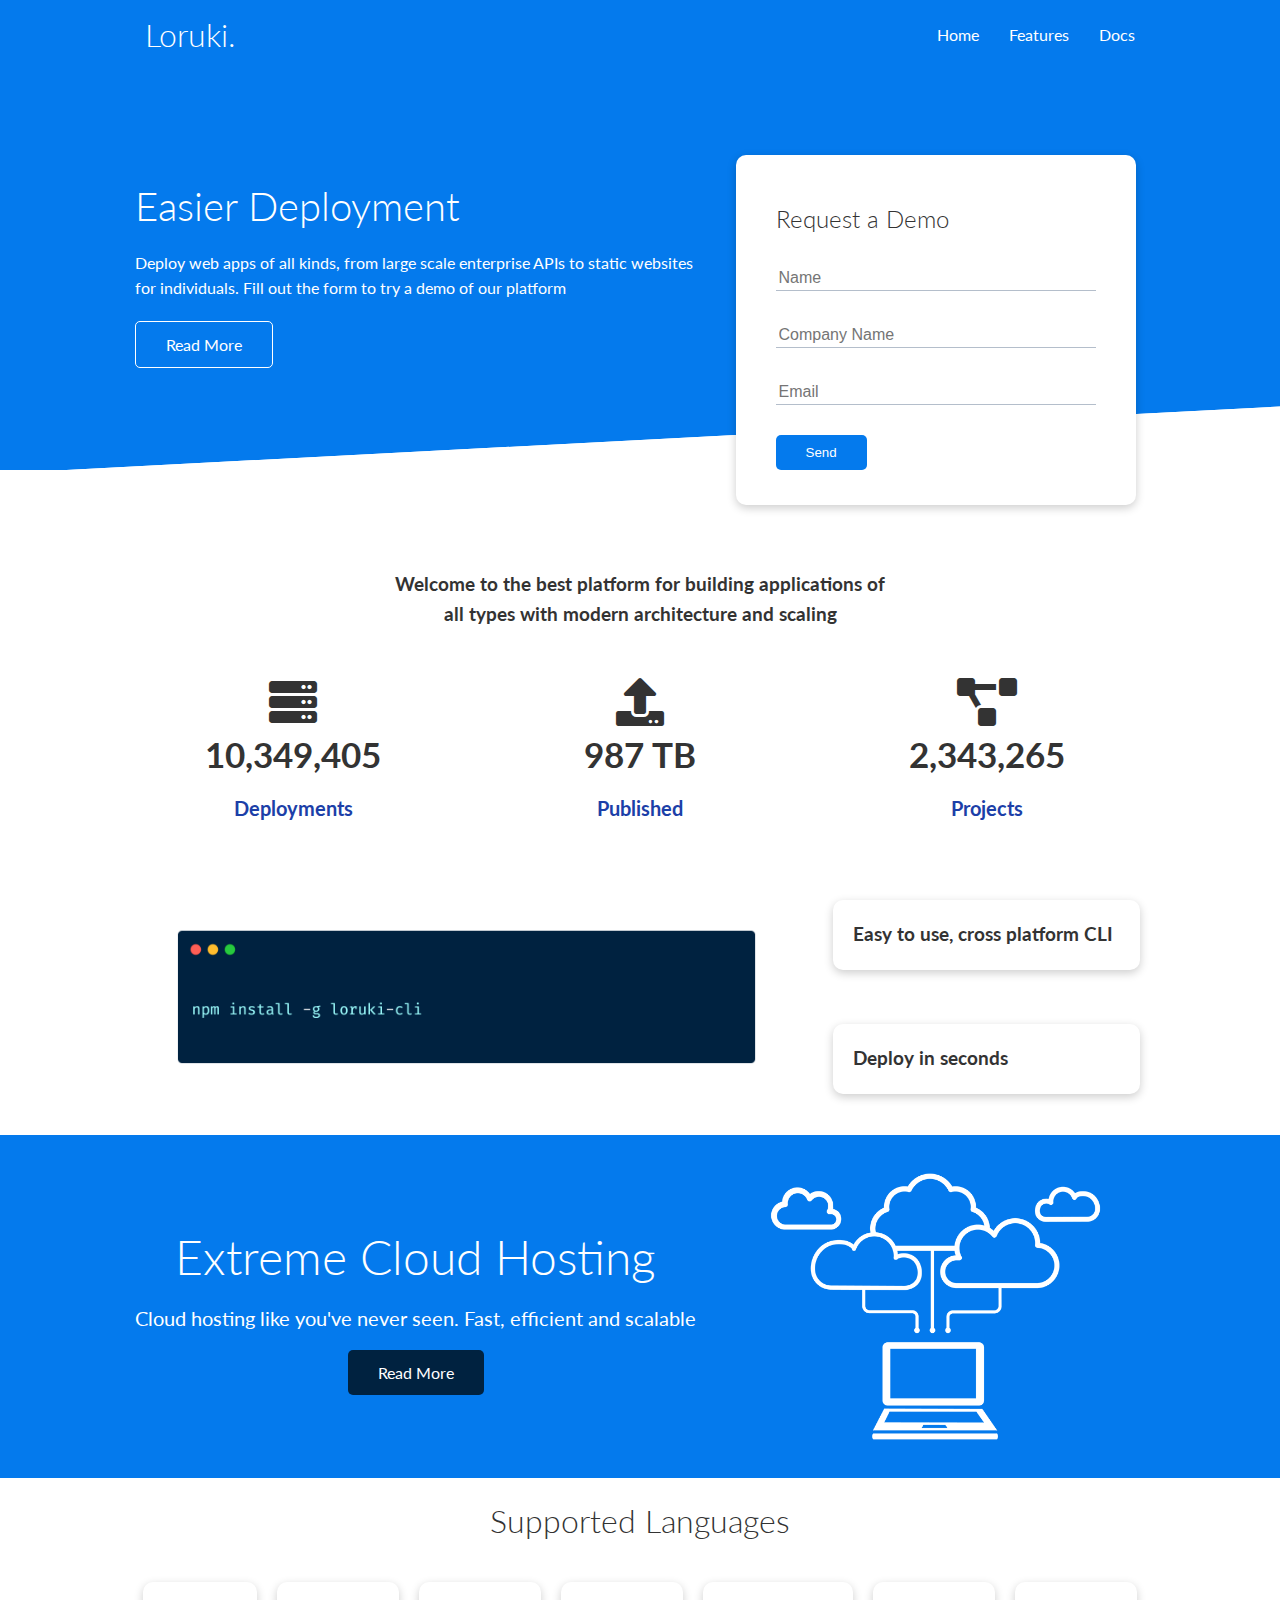
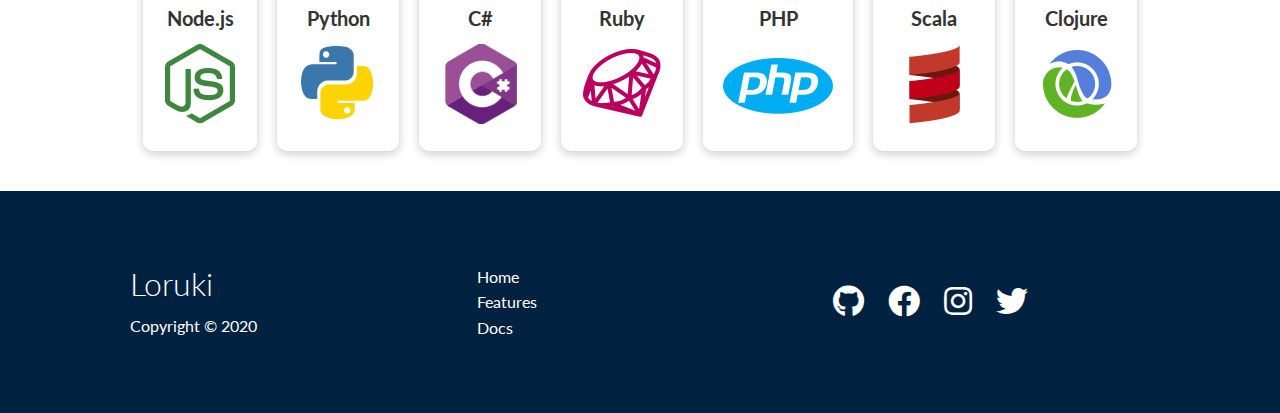
<file: index.html>
<!DOCTYPE html>
<html lang="en">
   <head>
      <meta charset="UTF-8" />
      <meta name="viewport" content="width=device-width, initial-scale=1.0" />
      <link rel="stylesheet" href="https://cdnjs.cloudflare.com/ajax/libs/font-awesome/5.15.1/css/all.min.css" />
      <link rel="stylesheet" href="css/utilities.css" />
      <link rel="stylesheet" href="css/style.css" />
      <title>Loruki | Cloud Hosting For Everyone</title>
   </head>

   <body>
      <!-- Navbar -->
      <div class="navbar">
         <div class="container flex">
            <h1 class="logo"><a href="index.html">Loruki.</a></h1>
            <nav>
               <ul>
                  <li><a href="index.html">Home</a></li>
                  <li><a href="features.html">Features</a></li>
                  <li><a href="docs.html">Docs</a></li>
               </ul>
            </nav>
         </div>
      </div>

      <!-- Showcase -->
      <section class="showcase">
         <div class="container grid">
            <div class="showcase-text">
               <h1>Easier Deployment</h1>
               <p>Deploy web apps of all kinds, from large scale enterprise APIs to static websites for individuals. Fill out the form to try a demo of our platform</p>
               <a href="features.html" class="btn btn-outline">Read More</a>
            </div>

            <div class="showcase-form card">
               <h2>Request a Demo</h2>
               <form>
                  <div class="form-control">
                     <input type="text" name="name" placeholder="Name" required />
                  </div>
                  <div class="form-control">
                     <input type="text" name="company" placeholder="Company Name" required />
                  </div>
                  <div class="form-control">
                     <input type="email" name="email" placeholder="Email" required />
                  </div>
                  <input type="submit" value="Send" class="btn btn-primary" />
               </form>
            </div>
         </div>
      </section>

      <!-- Stats -->
      <section class="stats">
         <div class="container">
            <h3 class="stats-heading text-center my-1">Welcome to the best platform for building applications of all types with modern architecture and scaling</h3>

            <div class="grid grid-3 text-center my-4">
               <div>
                  <i class="fas fa-server fa-3x"></i>
                  <h3>10,349,405</h3>
                  <p class="text-secondary">Deployments</p>
               </div>
               <div>
                  <i class="fas fa-upload fa-3x"></i>
                  <h3>987 TB</h3>
                  <p class="text-secondary">Published</p>
               </div>
               <div>
                  <i class="fas fa-project-diagram fa-3x"></i>
                  <h3>2,343,265</h3>
                  <p class="text-secondary">Projects</p>
               </div>
            </div>
         </div>
      </section>

      <!-- Cli -->
      <section class="cli">
         <div class="container grid">
            <img src="images/cli.png" alt="" />
            <div class="card">
               <h3>Easy to use, cross platform CLI</h3>
            </div>
            <div class="card">
               <h3>Deploy in seconds</h3>
            </div>
         </div>
      </section>

      <!-- Cloud -->
      <section class="cloud bg-primary my-2 py-2">
         <div class="container grid">
            <div class="text-center">
               <h2 class="lg">Extreme Cloud Hosting</h2>
               <p class="lead my-1">Cloud hosting like you've never seen. Fast, efficient and scalable</p>
               <a href="features.html" class="btn btn-dark">Read More</a>
            </div>
            <img src="images/cloud.png" alt="" />
         </div>
      </section>

      <!-- Languages -->
      <section class="languages">
         <h2 class="md text-center my-2">Supported Languages</h2>
         <div class="container flex">
            <div class="card">
               <h4>Node.js</h4>
               <img src="images/logos/node.png" alt="" />
            </div>
            <div class="card">
               <h4>Python</h4>
               <img src="images/logos/python.png" alt="" />
            </div>
            <div class="card">
               <h4>C#</h4>
               <img src="images/logos/csharp.png" alt="" />
            </div>
            <div class="card">
               <h4>Ruby</h4>
               <img src="images/logos/ruby.png" alt="" />
            </div>
            <div class="card">
               <h4>PHP</h4>
               <img src="images/logos/php.png" alt="" />
            </div>
            <div class="card">
               <h4>Scala</h4>
               <img src="images/logos/scala.png" alt="" />
            </div>
            <div class="card">
               <h4>Clojure</h4>
               <img src="images/logos/clojure.png" alt="" />
            </div>
         </div>
      </section>

      <!-- Footer -->
      <footer class="footer bg-dark py-5">
         <div class="container grid grid-3">
            <div>
               <h1>Loruki</h1>
               <p>Copyright &copy; 2020</p>
            </div>
            <nav>
               <ul>
                  <li><a href="index.html">Home</a></li>
                  <li><a href="features.html">Features</a></li>
                  <li><a href="docs.html">Docs</a></li>
               </ul>
            </nav>
            <div class="social">
               <a href="#"><i class="fab fa-github fa-2x"></i></a>
               <a href="#"><i class="fab fa-facebook fa-2x"></i></a>
               <a href="#"><i class="fab fa-instagram fa-2x"></i></a>
               <a href="#"><i class="fab fa-twitter fa-2x"></i></a>
            </div>
         </div>
      </footer>
   </body>
</html>

<!-- Developed by Mohammad Kiaei - Traversy Media -->
</file>
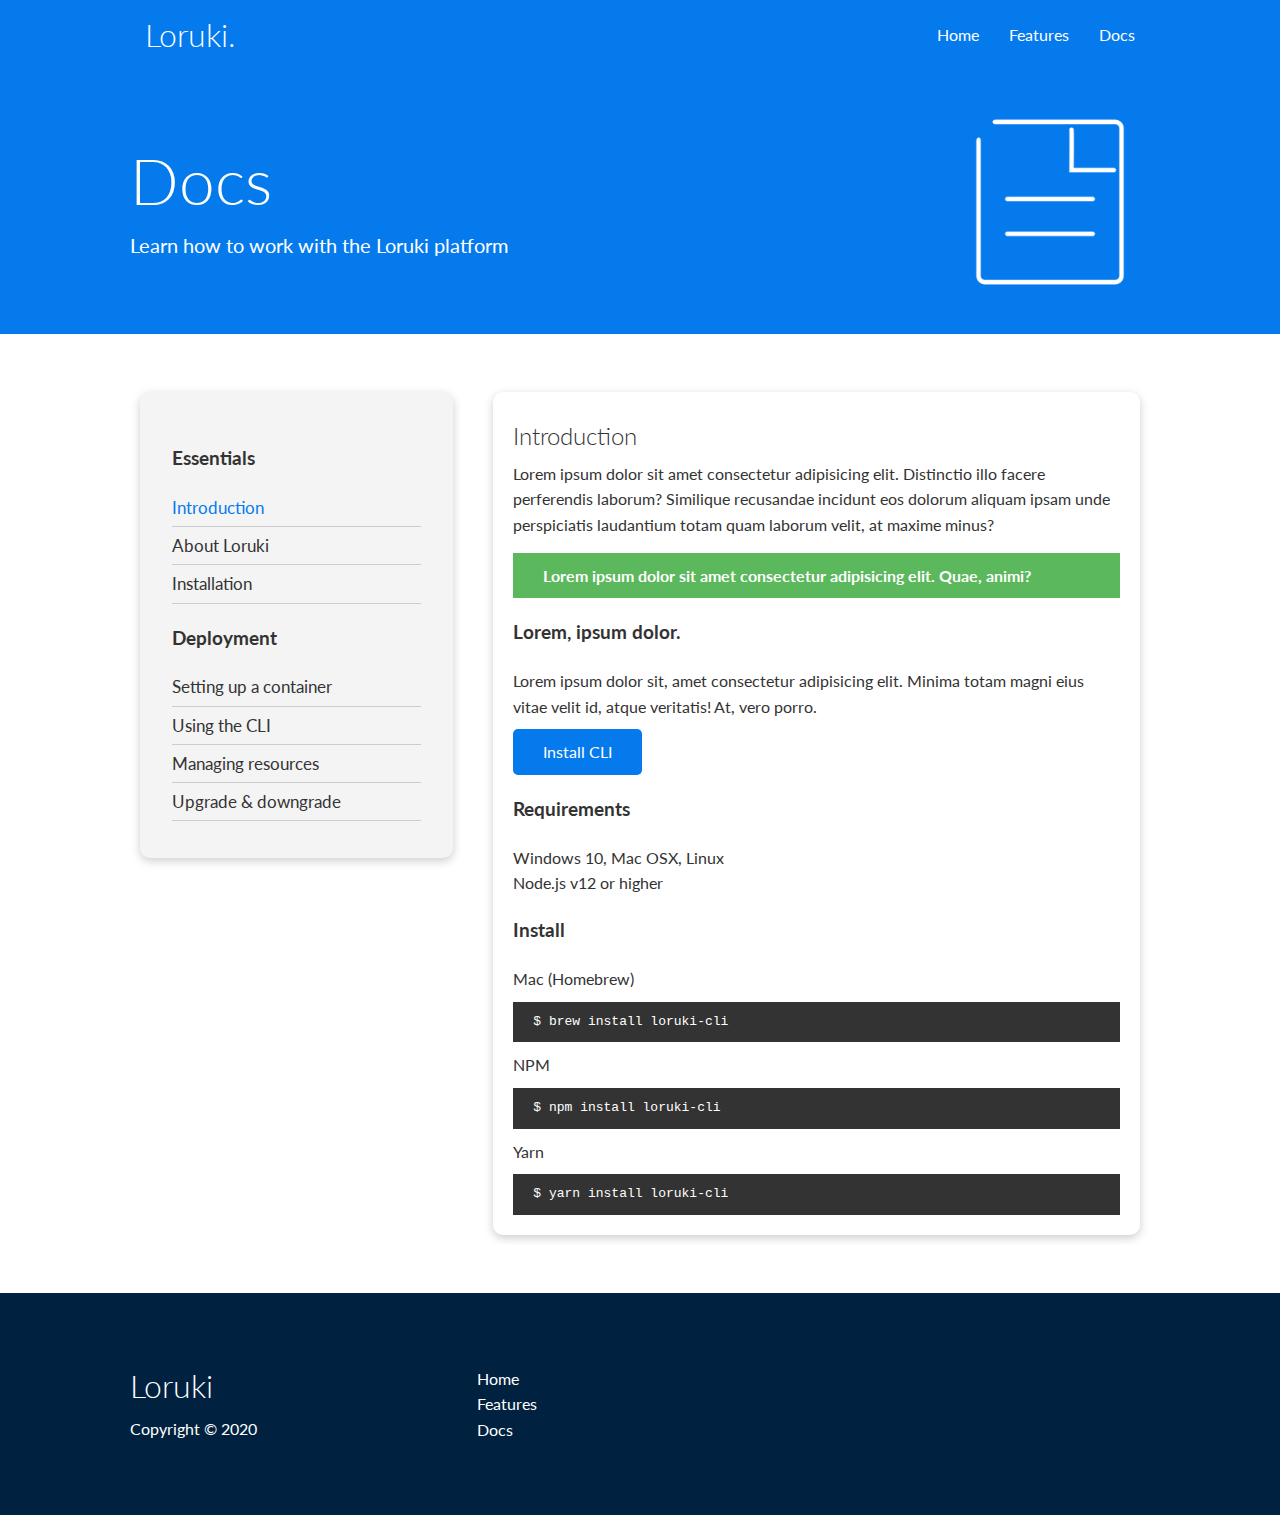
<file: docs.html>
<!DOCTYPE html>
<html lang="en">
   <head>
      <meta charset="UTF-8" />
      <meta name="viewport" content="width=device-width, initial-scale=1.0" />
      <link rel="stylesheet" href="https://cdnjs.cloudflare.com/ajax/libs/font-awesome/5.15.1/css/all.min.css" integrity="sha512-+4zCK9k+qNFUR5X+cKL9EIR+ZOhtIloNl9GIKS57V1MyNsYpYcUrUeQc9vNfzsWfV28IaLL3i96P9sdNyeRssA==" crossorigin="anonymous" />
      <link rel="stylesheet" href="css/utilities.css" />
      <link rel="stylesheet" href="css/style.css" />
      <title>Loruki | Cloud Hosting For Everyone</title>
   </head>
   <body>
      <!-- Navbar -->
      <div class="navbar">
         <div class="container flex">
            <h1 class="logo"><a href="index.html">Loruki.</a></h1>
            <nav>
               <ul>
                  <li><a href="index.html">Home</a></li>
                  <li><a href="features.html">Features</a></li>
                  <li><a href="docs.html">Docs</a></li>
               </ul>
            </nav>
         </div>
      </div>

      <!-- Head -->
      <section class="docs-head bg-primary py-3">
         <div class="container grid">
            <div>
               <h1 class="xl">Docs</h1>
               <p class="lead">Learn how to work with the Loruki platform</p>
            </div>
            <img src="images/docs.png" alt="" />
         </div>
      </section>

      <!-- Docs main -->
      <section class="docs-main my-4">
         <div class="container grid">
            <div class="card bg-light p-3">
               <h3 class="my-2">Essentials</h3>
               <nav>
                  <ul>
                     <li><a class="text-primary" href="#">Introduction</a></li>
                     <li><a href="#">About Loruki</a></li>
                     <li><a href="#">Installation</a></li>
                  </ul>
               </nav>

               <h3 class="my-2">Deployment</h3>
               <nav>
                  <ul>
                     <li><a href="#">Setting up a container</a></li>
                     <li><a href="#">Using the CLI</a></li>
                     <li><a href="#">Managing resources</a></li>
                     <li><a href="#">Upgrade & downgrade</a></li>
                  </ul>
               </nav>
            </div>
            <div class="card">
               <h2>Introduction</h2>
               <p>Lorem ipsum dolor sit amet consectetur adipisicing elit. Distinctio illo facere perferendis laborum? Similique recusandae incidunt eos dolorum aliquam ipsam unde perspiciatis laudantium totam quam laborum velit, at maxime minus?</p>

               <div class="alert alert-success"><i class="fas fa-info"></i> Lorem ipsum dolor sit amet consectetur adipisicing elit. Quae, animi?</div>

               <h3>Lorem, ipsum dolor.</h3>
               <p>Lorem ipsum dolor sit, amet consectetur adipisicing elit. Minima totam magni eius vitae velit id, atque veritatis! At, vero porro.</p>
               <a href="#" class="btn btn-primary">Install CLI</a>

               <h3>Requirements</h3>
               <ul>
                  <li>Windows 10, Mac OSX, Linux</li>
                  <li>Node.js v12 or higher</li>
               </ul>

               <h3>Install</h3>
               <p>Mac (Homebrew)</p>
               <pre><code>$ brew install loruki-cli</code></pre>
               <p>NPM</p>
               <pre><code>$ npm install loruki-cli</code></pre>
               <p>Yarn</p>
               <pre><code>$ yarn install loruki-cli</code></pre>
            </div>
         </div>
      </section>

      <!-- Footer -->
      <footer class="footer bg-dark py-5">
         <div class="container grid grid-3">
            <div>
               <h1>Loruki</h1>
               <p>Copyright &copy; 2020</p>
            </div>
            <nav>
               <ul>
                  <li><a href="index.html">Home</a></li>
                  <li><a href="features.html">Features</a></li>
                  <li><a href="docs.html">Docs</a></li>
               </ul>
            </nav>
            <div class="social">
               <a href="#"><i class="fab fa-github fa-2x"></i></a>
               <a href="#"><i class="fab fa-facebook fa-2x"></i></a>
               <a href="#"><i class="fab fa-instagram fa-2x"></i></a>
               <a href="#"><i class="fab fa-twitter fa-2x"></i></a>
            </div>
         </div>
      </footer>
   </body>
</html>

<!-- Developed by Mohammad Kiaei - Traversy Media -->
</file>
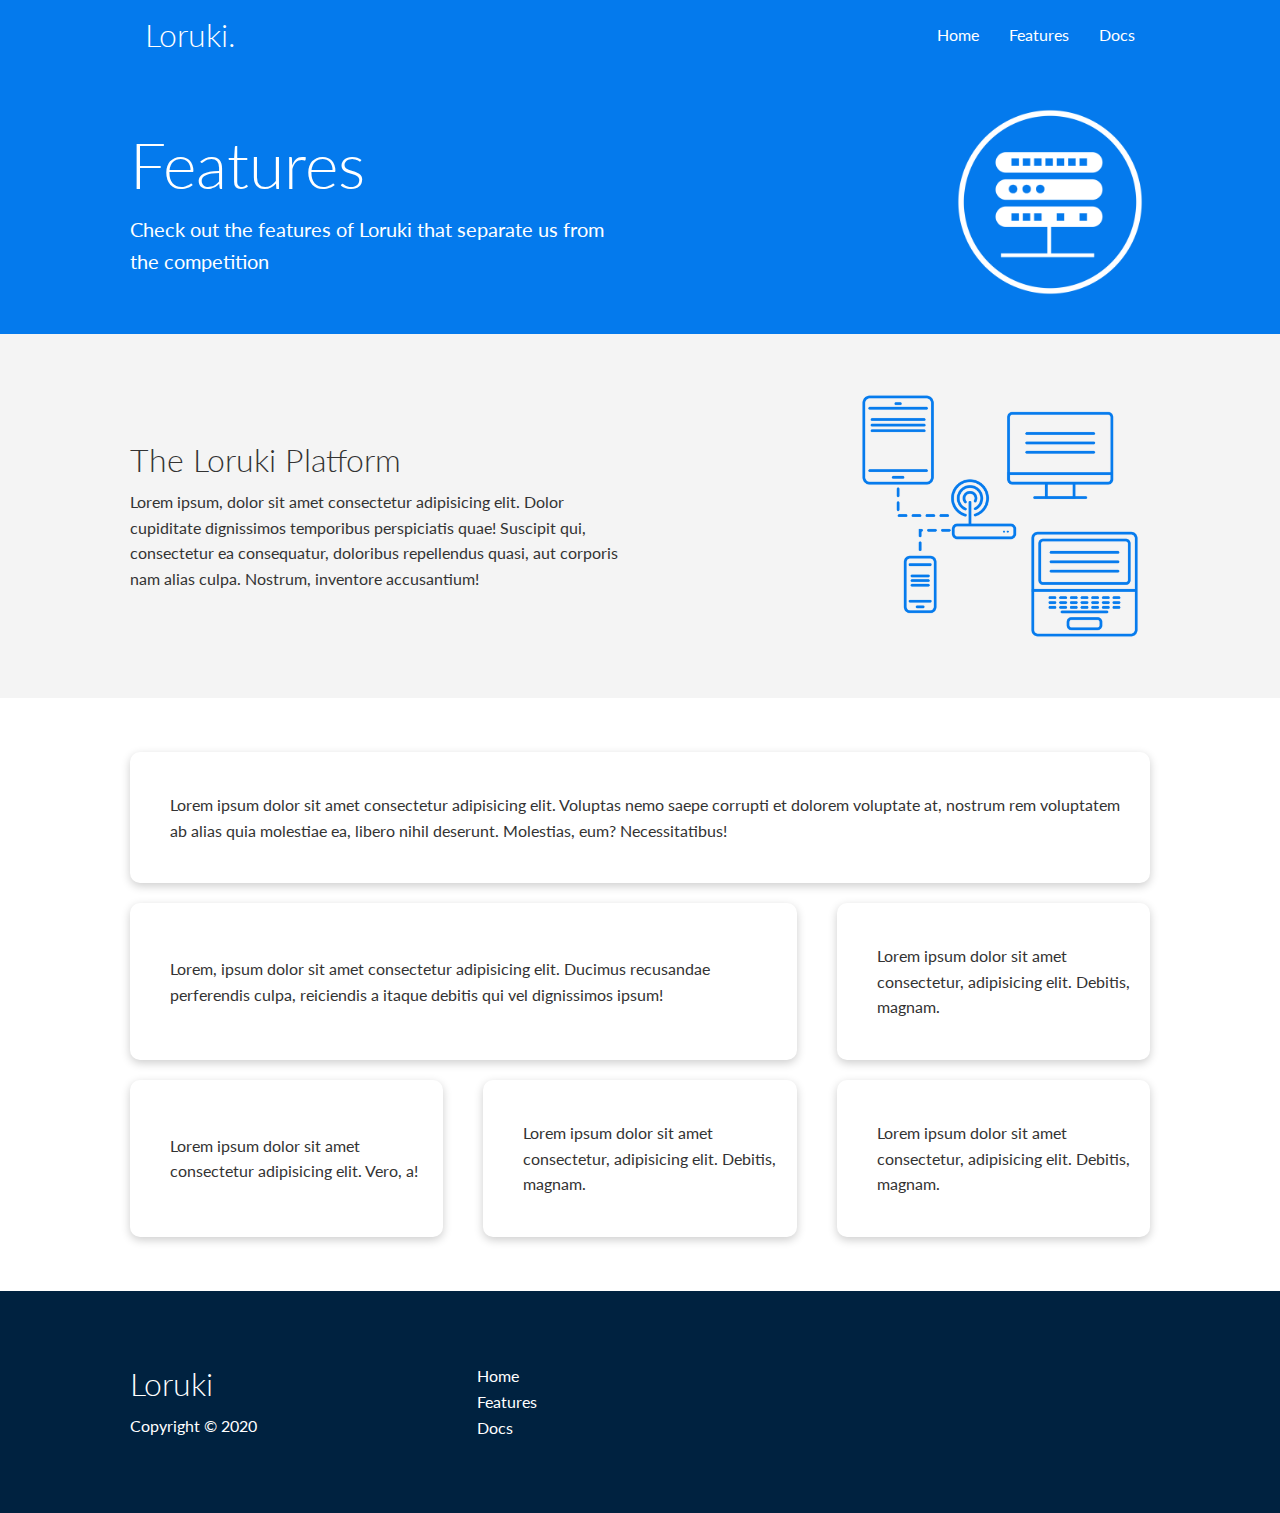
<file: features.html>
<!DOCTYPE html>
<html lang="en">
   <head>
      <meta charset="UTF-8" />
      <meta name="viewport" content="width=device-width, initial-scale=1.0" />
      <link rel="stylesheet" href="https://cdnjs.cloudflare.com/ajax/libs/font-awesome/5.15.1/css/all.min.css" integrity="sha512-+4zCK9k+qNFUR5X+cKL9EIR+ZOhtIloNl9GIKS57V1MyNsYpYcUrUeQc9vNfzsWfV28IaLL3i96P9sdNyeRssA==" crossorigin="anonymous" />
      <link rel="stylesheet" href="css/utilities.css" />
      <link rel="stylesheet" href="css/style.css" />
      <title>Loruki | Cloud Hosting For Everyone</title>
   </head>
   <body>
      <!-- Navbar -->
      <div class="navbar">
         <div class="container flex">
            <h1 class="logo"><a href="index.html">Loruki.</a></h1>
            <nav>
               <ul>
                  <li><a href="index.html">Home</a></li>
                  <li><a href="features.html">Features</a></li>
                  <li><a href="docs.html">Docs</a></li>
               </ul>
            </nav>
         </div>
      </div>

      <!-- Head -->
      <section class="features-head bg-primary py-3">
         <div class="container grid">
            <div>
               <h1 class="xl">Features</h1>
               <p class="lead">Check out the features of Loruki that separate us from the competition</p>
            </div>
            <img src="images/server.png" alt="" />
         </div>
      </section>

      <!-- Sub head -->
      <section class="features-sub-head bg-light py-3">
         <div class="container grid">
            <div>
               <h1 class="md">The Loruki Platform</h1>
               <p>Lorem ipsum, dolor sit amet consectetur adipisicing elit. Dolor cupiditate dignissimos temporibus perspiciatis quae! Suscipit qui, consectetur ea consequatur, doloribus repellendus quasi, aut corporis nam alias culpa. Nostrum, inventore accusantium!</p>
            </div>
            <img src="images/server2.png" alt="" />
         </div>
      </section>

      <section class="features-main my-2">
         <div class="container grid grid-3">
            <div class="card flex">
               <i class="fas fa-server fa-3x"></i>
               <p>Lorem ipsum dolor sit amet consectetur adipisicing elit. Voluptas nemo saepe corrupti et dolorem voluptate at, nostrum rem voluptatem ab alias quia molestiae ea, libero nihil deserunt. Molestias, eum? Necessitatibus!</p>
            </div>
            <div class="card flex">
               <i class="fas fa-network-wired fa-3x"></i>
               <p>Lorem, ipsum dolor sit amet consectetur adipisicing elit. Ducimus recusandae perferendis culpa, reiciendis a itaque debitis qui vel dignissimos ipsum!</p>
            </div>
            <div class="card flex">
               <i class="fas fa-laptop-code fa-3x"></i>
               <p>Lorem ipsum dolor sit amet consectetur, adipisicing elit. Debitis, magnam.</p>
            </div>
            <div class="card flex">
               <i class="fas fa-database fa-3x"></i>
               <p>Lorem ipsum dolor sit amet consectetur adipisicing elit. Vero, a!</p>
            </div>
            <div class="card flex">
               <i class="fas fa-power-off fa-3x"></i>
               <p>Lorem ipsum dolor sit amet consectetur, adipisicing elit. Debitis, magnam.</p>
            </div>
            <div class="card flex">
               <i class="fas fa-upload fa-3x"></i>
               <p>Lorem ipsum dolor sit amet consectetur, adipisicing elit. Debitis, magnam.</p>
            </div>
         </div>
      </section>

      <!-- Footer -->
      <footer class="footer bg-dark py-5">
         <div class="container grid grid-3">
            <div>
               <h1>Loruki</h1>
               <p>Copyright &copy; 2020</p>
            </div>
            <nav>
               <ul>
                  <li><a href="index.html">Home</a></li>
                  <li><a href="features.html">Features</a></li>
                  <li><a href="docs.html">Docs</a></li>
               </ul>
            </nav>
            <div class="social">
               <a href="#"><i class="fab fa-github fa-2x"></i></a>
               <a href="#"><i class="fab fa-facebook fa-2x"></i></a>
               <a href="#"><i class="fab fa-instagram fa-2x"></i></a>
               <a href="#"><i class="fab fa-twitter fa-2x"></i></a>
            </div>
         </div>
      </footer>
   </body>
</html>

<!-- Developed by Mohammad Kiaei - Traversy Media -->
</file>
<file: css/utilities.css>
.container {
   max-width: 1100px;
   margin: 0 auto;
   overflow: auto;
   padding: 0 40px;
}

.card {
   background-color: #fff;
   color: #333;
   border-radius: 10px;
   box-shadow: 0 3px 10px rgba(0, 0, 0, 0.2);
   padding: 20px;
   margin: 10px;
}

.btn {
   display: inline-block;
   padding: 10px 30px;
   cursor: pointer;
   background: var(--primary-color);
   color: #fff;
   border: none;
   border-radius: 5px;
}

.btn-outline {
   background-color: transparent;
   border: 1px #fff solid;
}

.btn:hover {
   transform: scale(0.98);
}

/* Backgrounds & colored buttons */
.bg-primary,
.btn-primary {
   background-color: var(--primary-color);
   color: #fff;
}

.bg-secondary,
.btn-secondary {
   background-color: var(--secondary-color);
   color: #fff;
}

.bg-dark,
.btn-dark {
   background-color: var(--dark-color);
   color: #fff;
}

.bg-light,
.btn-light {
   background-color: var(--light-color);
   color: #333;
}

.bg-primary a,
.btn-primary a,
.bg-secondary a,
.btn-secondary a,
.bg-dark a,
.btn-dark a {
   color: #fff;
}

/* Text colors */
.text-primary {
   color: var(--primary-color);
}

.text-secondary {
   color: var(--secondary-color);
}

.text-dark {
   color: var(--dark-color);
}

.text-light {
   color: var(--light-color);
}

/* Text sizes */
.lead {
   font-size: 20px;
}

.sm {
   font-size: 1rem;
}

.md {
   font-size: 2rem;
}

.lg {
   font-size: 3rem;
}

.xl {
   font-size: 4rem;
}

.text-center {
   text-align: center;
}

/* Alert */
.alert {
   background-color: var(--light-color);
   padding: 10px 20px;
   font-weight: bold;
   margin: 15px 0;
}

.alert i {
   margin-right: 10px;
}

.alert-success {
   background-color: var(--success-color);
   color: #fff;
}

.alert-error {
   background-color: var(--error-color);
   color: #fff;
}

.flex {
   display: flex;
   justify-content: center;
   align-items: center;
   height: 100%;
}

.grid {
   display: grid;
   grid-template-columns: repeat(2, 1fr);
   gap: 20px;
   justify-content: center;
   align-items: center;
   height: 100%;
}

.grid-3 {
   grid-template-columns: repeat(3, 1fr);
}

/* Margin */
.my-1 {
   margin: 1rem 0;
}

.my-2 {
   margin: 1.5rem 0;
}

.my-3 {
   margin: 2rem 0;
}

.my-4 {
   margin: 3rem 0;
}

.my-5 {
   margin: 4rem 0;
}

.m-1 {
   margin: 1rem;
}

.m-2 {
   margin: 1.5rem;
}

.m-3 {
   margin: 2rem;
}

.m-4 {
   margin: 3rem;
}

.m-5 {
   margin: 4rem;
}

/* Padding */
.py-1 {
   padding: 1rem 0;
}

.py-2 {
   padding: 1.5rem 0;
}

.py-3 {
   padding: 2rem 0;
}

.py-4 {
   padding: 3rem 0;
}

.py-5 {
   padding: 4rem 0;
}

.p-1 {
   padding: 1rem;
}

.p-2 {
   padding: 1.5rem;
}

.p-3 {
   padding: 2rem;
}

.p-4 {
   padding: 3rem;
}

.p-5 {
   padding: 4rem;
}

/* Developed by Mohammad Kiaei - Traversy Media */
</file>
<file: css/style.css>
@import url('https://fonts.googleapis.com/css2?family=Lato:wght@300&display=swap');

:root {
   --primary-color: #047aed;
   --secondary-color: #1c3fa8;
   --dark-color: #002240;
   --light-color: #f4f4f4;
   --success-color: #5cb85c;
   --error-color: #d9534f;
}

* {
   box-sizing: border-box;
   padding: 0;
   margin: 0;
}

body {
   font-family: 'Lato', sans-serif;
   color: #333;
   line-height: 1.6;
}

ul {
   list-style-type: none;
}

a {
   text-decoration: none;
   color: #333;
}

h1,
h2 {
   font-weight: 300;
   line-height: 1.2;
   margin: 10px 0;
}

p {
   margin: 10px 0;
}

img {
   width: 100%;
}

code,
pre {
   background: #333;
   color: #fff;
   padding: 10px;
}

.hidden {
   visibility: hidden;
   height: 0;
}

/* Navbar */
.navbar {
   background-color: var(--primary-color);
   color: #fff;
   height: 70px;
}

.navbar ul {
   display: flex;
}

.navbar a {
   color: #fff;
   padding: 10px;
   margin: 0 5px;
}

.navbar ul a:hover {
   border-bottom: 2px #fff solid;
}

.navbar .flex {
   justify-content: space-between;
}

/* Showcase */
.showcase {
   height: 400px;
   background-color: var(--primary-color);
   color: #fff;
   position: relative;
}

.showcase h1 {
   font-size: 40px;
}

.showcase p {
   margin: 20px 0;
}

.showcase .grid {
   overflow: visible;
   grid-template-columns: 55% auto;
   gap: 30px;
}

.showcase-text {
   animation: slideInFromLeft 1s ease-in;
}

.showcase-form {
   position: relative;
   top: 60px;
   height: 350px;
   width: 400px;
   padding: 40px;
   z-index: 100;
   justify-self: flex-end;
   animation: slideInFromRight 1s ease-in;
}

.showcase-form .form-control {
   margin: 30px 0;
}

.showcase-form input[type='text'],
.showcase-form input[type='email'] {
   border: 0;
   border-bottom: 1px solid #b4becb;
   width: 100%;
   padding: 3px;
   font-size: 16px;
}

.showcase-form input:focus {
   outline: none;
}

.showcase::before,
.showcase::after {
   content: '';
   position: absolute;
   height: 100px;
   bottom: -70px;
   right: 0;
   left: 0;
   background: #fff;
   transform: skewY(-3deg);
   -webkit-transform: skewY(-3deg);
   -moz-transform: skewY(-3deg);
   -ms-transform: skewY(-3deg);
}

/* Stats */
.stats {
   padding-top: 100px;
   animation: slideInFromBottom 1s ease-in;
}

.stats-heading {
   max-width: 500px;
   margin: auto;
}

.stats .grid h3 {
   font-size: 35px;
}

.stats .grid p {
   font-size: 20px;
   font-weight: bold;
}

/* Cli */
.cli .grid {
   grid-template-columns: repeat(3, 1fr);
   grid-template-rows: repeat(2, 1fr);
}

.cli .grid > *:first-child {
   grid-column: 1 / span 2;
   grid-row: 1 / span 2;
}

/* Cloud */
.cloud .grid {
   grid-template-columns: 4fr 3fr;
}

/* Languages */

.languages .flex {
   flex-wrap: wrap;
}

.languages .card {
   text-align: center;
   margin: 18px 10px 40px;
   transition: transform 0.2s ease-in;
}

.languages .card h4 {
   font-size: 20px;
   margin-bottom: 10px;
}

.languages .card:hover {
   transform: translateY(-15px);
}

/* Features */
.features-head img,
.docs-head img {
   width: 200px;
   justify-self: flex-end;
}

.features-sub-head img {
   width: 300px;
   justify-self: flex-end;
}

.features-main .card > i {
   margin-right: 20px;
}

.features-main .grid {
   padding: 30px;
}

.features-main .grid > *:first-child {
   grid-column: 1 / span 3;
}

.features-main .grid > *:nth-child(2) {
   grid-column: 1 / span 2;
}

/* Docs */
.docs-main h3 {
   margin: 20px 0;
}

.docs-main .grid {
   grid-template-columns: 1fr 2fr;
   align-items: flex-start;
}

.docs-main nav li {
   font-size: 17px;
   padding-bottom: 5px;
   margin-bottom: 5px;
   border-bottom: 1px #ccc solid;
}

.docs-main a:hover {
   font-weight: bold;
}

/* Footer */
.footer .social a {
   margin: 0 10px;
}

.fa-github:hover {
   color: #000000;
}

.fa-facebook:hover {
   color: #1773ea;
}

.fa-instagram:hover {
   color: #b32e87;
}

.fa-twitter:hover {
   color: #1c9cea;
}

/* Animations */
@keyframes slideInFromLeft {
   0% {
      transform: translateX(-100%);
   }

   100% {
      transform: translateX(0);
   }
}

@keyframes slideInFromRight {
   0% {
      transform: translateX(100%);
   }

   100% {
      transform: translateX(0);
   }
}

@keyframes slideInFromTop {
   0% {
      transform: translateY(-100%);
   }

   100% {
      transform: translateX(0);
   }
}

@keyframes slideInFromBottom {
   0% {
      transform: translateY(100%);
   }

   100% {
      transform: translateX(0);
   }
}

@media (max-width: 1000px) {
   .showcase-form {
      width: 340px;
   }
}

/* Tablets and under */
@media (max-width: 768px) {
   .grid,
   .showcase .grid,
   .stats .grid,
   .cli .grid,
   .cloud .grid,
   .features-main .grid,
   .docs-main .grid {
      grid-template-columns: 1fr;
      grid-template-rows: 1fr;
   }

   .showcase {
      height: auto;
   }

   .showcase-text {
      text-align: center;
      margin-top: 40px;
      animation: slideInFromTop 1s ease-in;
   }

   .showcase-form {
      justify-self: center;
      margin: auto;
      animation: slideInFromBottom 1s ease-in;
   }

   .cli .grid > *:first-child {
      grid-column: 1;
      grid-row: 1;
   }

   .features-head,
   .features-sub-head,
   .docs-head {
      text-align: center;
   }

   .features-head img,
   .features-sub-head img,
   .docs-head img {
      justify-self: center;
   }

   .features-main .grid > *:first-child,
   .features-main .grid > *:nth-child(2) {
      grid-column: 1;
   }
}

/* Mobile */
@media (max-width: 500px) {
   .navbar {
      height: 110px;
   }

   .navbar .flex {
      flex-direction: column;
   }

   .navbar ul {
      padding: 10px;
      background-color: rgba(0, 0, 0, 0.1);
   }

   .showcase-form {
      width: 300px;
   }
}

/* Developed by Mohammad Kiaei - Traversy Media */
</file>
